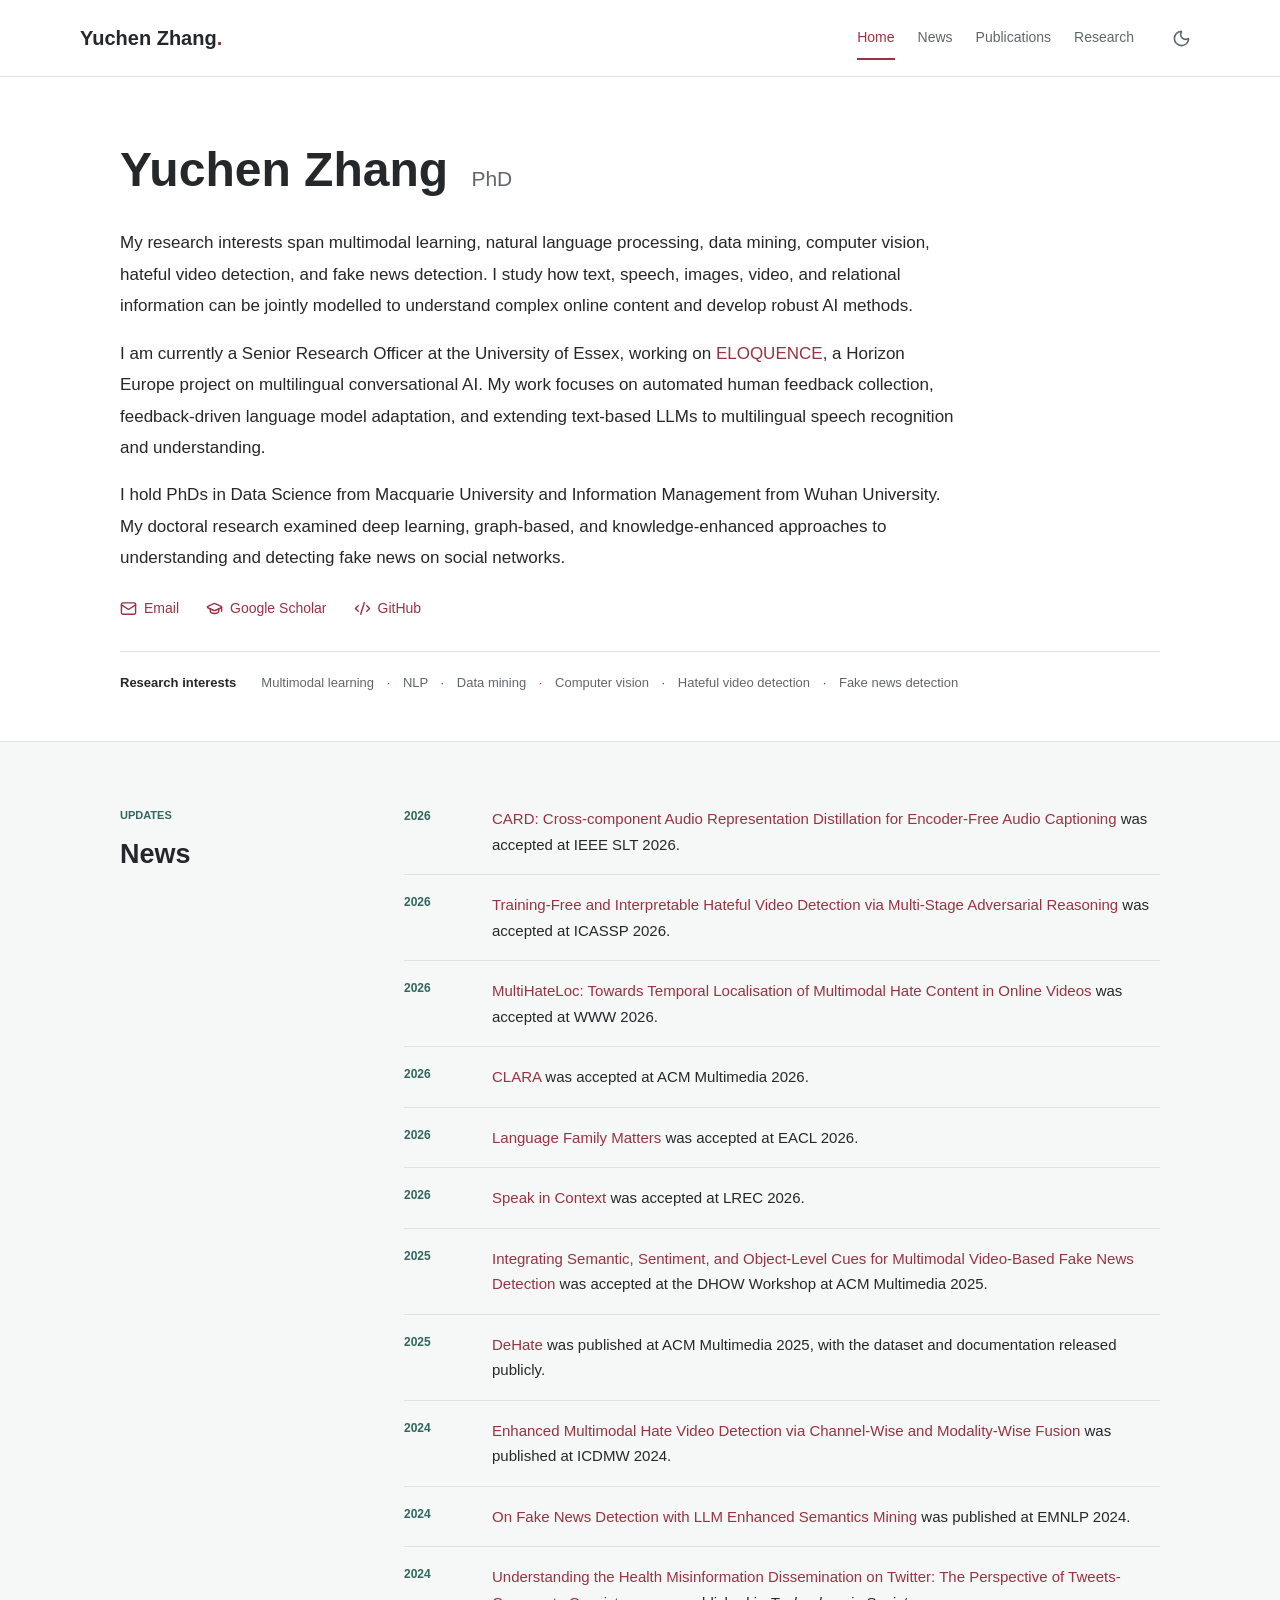
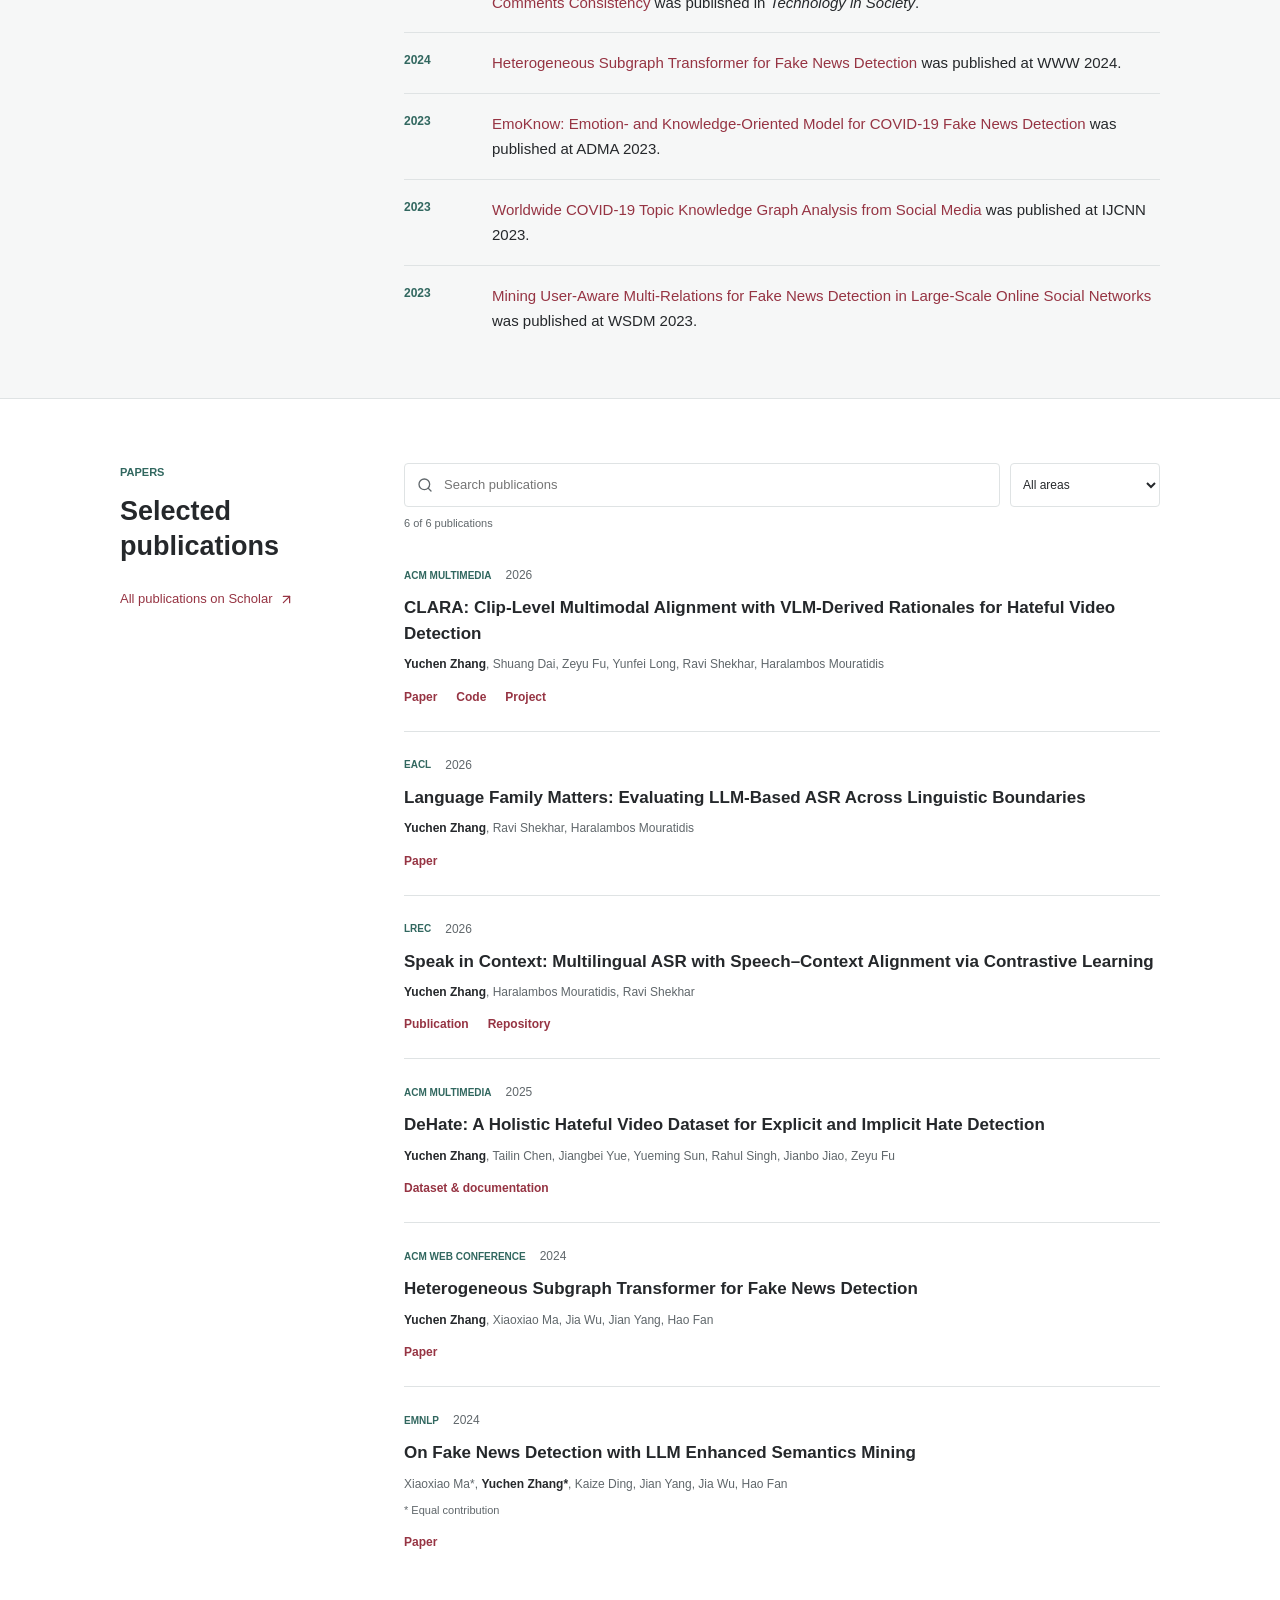
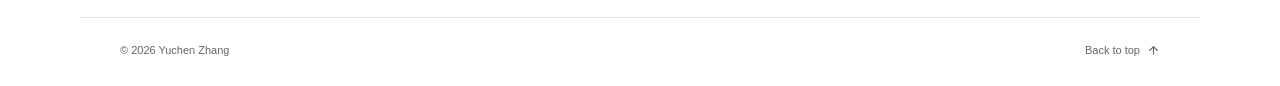
<file: index.html>
<!doctype html>
<html lang="en">
<head>
  <meta charset="utf-8">
  <meta name="viewport" content="width=device-width, initial-scale=1">
  <meta name="description" content="Yuchen Zhang, AI researcher at the University of Essex. Multimodal learning, language models, knowledge graphs, and applied AI research.">
  <meta name="theme-color" content="#ffffff">
  <meta property="og:title" content="Yuchen Zhang | AI Researcher">
  <meta property="og:description" content="Multimodal learning, language models, knowledge graphs, and applied AI research.">
  <meta property="og:type" content="website">
  <title>Yuchen Zhang | AI Researcher</title>
  <link rel="stylesheet" href="assets/style.css">
  <script src="assets/lucide.min.js" defer></script>
  <script src="assets/site.js" defer></script>
</head>
<body>
  <a class="skip-link" href="#main">Skip to content</a>
  <header class="site-header">
    <div class="nav-shell">
      <a class="wordmark" href="index.html">Yuchen Zhang<span class="wordmark-dot">.</span></a>
      <nav id="site-nav" aria-label="Main navigation">
        <a href="#home" aria-current="page">Home</a>
        <a href="#news">News</a>
        <a href="#publications">Publications</a>
        <a href="research/index.html">Research</a>
      </nav>
      <div class="nav-actions">
        <button class="icon-button theme-toggle" type="button" aria-label="Switch to dark theme" title="Switch to dark theme"><i data-lucide="moon" aria-hidden="true"></i></button>
        <button class="icon-button menu-toggle" type="button" aria-label="Open navigation" aria-controls="site-nav" aria-expanded="false" title="Open navigation"><i data-lucide="menu" aria-hidden="true"></i></button>
      </div>
    </div>
  </header>
  <main id="main">
    <section id="home" class="intro container">
      <h1>Yuchen Zhang <span>PhD</span></h1>
      <div class="intro-copy">
        <p>My research interests span multimodal learning, natural language processing, data mining, computer vision, hateful video detection, and fake news detection. I study how text, speech, images, video, and relational information can be jointly modelled to understand complex online content and develop robust AI methods.</p>
        <p>I am currently a Senior Research Officer at the University of Essex, working on <a href="https://eloquenceai.eu/">ELOQUENCE</a>, a Horizon Europe project on multilingual conversational AI. My work focuses on automated human feedback collection, feedback-driven language model adaptation, and extending text-based LLMs to multilingual speech recognition and understanding.</p>
        <p>I hold PhDs in Data Science from Macquarie University and Information Management from Wuhan University. My doctoral research examined deep learning, graph-based, and knowledge-enhanced approaches to understanding and detecting fake news on social networks.</p>
      </div>
      <div class="profile-links" aria-label="Profile links">
        <a href="mailto:yuchen.zhang@essex.ac.uk"><i data-lucide="mail" aria-hidden="true"></i>Email</a>
        <a href="https://scholar.google.com.au/citations?user=mACVkPIAAAAJ&amp;hl=en"><i data-lucide="graduation-cap" aria-hidden="true"></i>Google Scholar</a>
        <a href="https://github.com/yuchenzhang-1"><i data-lucide="code-2" aria-hidden="true"></i>GitHub</a>
      </div>
      <div class="research-interests"><span class="meta-label">Research interests</span><p>Multimodal learning <span>&middot;</span> NLP <span>&middot;</span> Data mining <span>&middot;</span> Computer vision <span>&middot;</span> Hateful video detection <span>&middot;</span> Fake news detection</p></div>
    </section>

    <section id="news" class="section-band">
      <div class="container section-grid">
        <div class="section-heading"><p class="eyebrow">UPDATES</p><h2>News</h2></div>
        <div class="section-body">
          <div class="news-list">
            <article class="news-item"><time datetime="2026">2026</time><p><a href="https://scholar.google.com.au/citations?view_op=view_citation&amp;hl=en&amp;user=mACVkPIAAAAJ&amp;sortby=pubdate&amp;citation_for_view=mACVkPIAAAAJ:8k81kl-MbHgC">CARD: Cross-component Audio Representation Distillation for Encoder-Free Audio Captioning</a> was accepted at IEEE SLT 2026.</p></article>
            <article class="news-item"><time datetime="2026">2026</time><p><a href="https://scholar.google.com.au/citations?view_op=view_citation&amp;hl=en&amp;user=mACVkPIAAAAJ&amp;sortby=pubdate&amp;citation_for_view=mACVkPIAAAAJ:ufrVoPGSRksC">Training-Free and Interpretable Hateful Video Detection via Multi-Stage Adversarial Reasoning</a> was accepted at ICASSP 2026.</p></article>
            <article class="news-item"><time datetime="2026">2026</time><p><a href="https://scholar.google.com.au/citations?view_op=view_citation&amp;hl=en&amp;user=mACVkPIAAAAJ&amp;sortby=pubdate&amp;citation_for_view=mACVkPIAAAAJ:YsMSGLbcyi4C">MultiHateLoc: Towards Temporal Localisation of Multimodal Hate Content in Online Videos</a> was accepted at WWW 2026.</p></article>
            <article class="news-item"><time datetime="2026">2026</time><p><a href="https://arxiv.org/abs/2608.15905">CLARA</a> was accepted at ACM Multimedia 2026.</p></article>
            <article class="news-item"><time datetime="2026">2026</time><p><a href="https://arxiv.org/abs/2601.18899">Language Family Matters</a> was accepted at EACL 2026.</p></article>
            <article class="news-item"><time datetime="2026">2026</time><p><a href="https://shekharravi.github.io/publication/zhang-etal-2026-speak/">Speak in Context</a> was accepted at LREC 2026.</p></article>
            <article class="news-item"><time datetime="2025">2025</time><p><a href="https://scholar.google.com.au/citations?view_op=view_citation&amp;hl=en&amp;user=mACVkPIAAAAJ&amp;sortby=pubdate&amp;citation_for_view=mACVkPIAAAAJ:eQOLeE2rZwMC">Integrating Semantic, Sentiment, and Object-Level Cues for Multimodal Video-Based Fake News Detection</a> was accepted at the DHOW Workshop at ACM Multimedia 2025.</p></article>
            <article class="news-item"><time datetime="2025">2025</time><p><a href="https://github.com/yuchen-zhang-essex/DeHate">DeHate</a> was published at ACM Multimedia 2025, with the dataset and documentation released publicly.</p></article>
            <article class="news-item"><time datetime="2024">2024</time><p><a href="https://scholar.google.com.au/citations?view_op=view_citation&amp;hl=en&amp;user=mACVkPIAAAAJ&amp;sortby=pubdate&amp;citation_for_view=mACVkPIAAAAJ:Y0pCki6q_DkC">Enhanced Multimodal Hate Video Detection via Channel-Wise and Modality-Wise Fusion</a> was published at ICDMW 2024.</p></article>
            <article class="news-item"><time datetime="2024">2024</time><p><a href="https://scholar.google.com.au/citations?view_op=view_citation&amp;hl=en&amp;user=mACVkPIAAAAJ&amp;sortby=pubdate&amp;citation_for_view=mACVkPIAAAAJ:UeHWp8X0CEIC">On Fake News Detection with LLM Enhanced Semantics Mining</a> was published at EMNLP 2024.</p></article>
            <article class="news-item"><time datetime="2024">2024</time><p><a href="https://scholar.google.com.au/citations?view_op=view_citation&amp;hl=en&amp;user=mACVkPIAAAAJ&amp;sortby=pubdate&amp;citation_for_view=mACVkPIAAAAJ:2osOgNQ5qMEC">Understanding the Health Misinformation Dissemination on Twitter: The Perspective of Tweets-Comments Consistency</a> was published in <em>Technology in Society</em>.</p></article>
            <article class="news-item"><time datetime="2024">2024</time><p><a href="https://scholar.google.com.au/citations?view_op=view_citation&amp;hl=en&amp;user=mACVkPIAAAAJ&amp;sortby=pubdate&amp;citation_for_view=mACVkPIAAAAJ:qjMakFHDy7sC">Heterogeneous Subgraph Transformer for Fake News Detection</a> was published at WWW 2024.</p></article>
            <article class="news-item"><time datetime="2023">2023</time><p><a href="https://scholar.google.com.au/citations?view_op=view_citation&amp;hl=en&amp;user=mACVkPIAAAAJ&amp;sortby=pubdate&amp;citation_for_view=mACVkPIAAAAJ:9yKSN-GCB0IC">EmoKnow: Emotion- and Knowledge-Oriented Model for COVID-19 Fake News Detection</a> was published at ADMA 2023.</p></article>
            <article class="news-item"><time datetime="2023">2023</time><p><a href="https://scholar.google.com.au/citations?view_op=view_citation&amp;hl=en&amp;user=mACVkPIAAAAJ&amp;sortby=pubdate&amp;citation_for_view=mACVkPIAAAAJ:u5HHmVD_uO8C">Worldwide COVID-19 Topic Knowledge Graph Analysis from Social Media</a> was published at IJCNN 2023.</p></article>
            <article class="news-item"><time datetime="2023">2023</time><p><a href="https://scholar.google.com.au/citations?view_op=view_citation&amp;hl=en&amp;user=mACVkPIAAAAJ&amp;sortby=pubdate&amp;citation_for_view=mACVkPIAAAAJ:u-x6o8ySG0sC">Mining User-Aware Multi-Relations for Fake News Detection in Large-Scale Online Social Networks</a> was published at WSDM 2023.</p></article>
          </div>
        </div>
      </div>
    </section>

    <section id="publications" class="container section-grid section-space">
      <div class="section-heading"><p class="eyebrow">PAPERS</p><h2>Selected publications</h2><a class="subtle-link" href="https://scholar.google.com.au/citations?user=mACVkPIAAAAJ&amp;hl=en">All publications on Scholar <i data-lucide="arrow-up-right" aria-hidden="true"></i></a></div>
      <div class="section-body">
        <div class="publication-controls" hidden>
          <label class="search-field"><i data-lucide="search" aria-hidden="true"></i><input id="publication-search" type="search" placeholder="Search publications" aria-label="Search publications"></label>
          <label class="topic-field"><span class="sr-only">Filter by research area</span><select id="publication-topic"><option value="all">All areas</option><option value="multimodal">Multimodal video</option><option value="speech">Speech &amp; language</option><option value="graphs">Graphs &amp; knowledge</option></select></label>
        </div>
        <p id="publication-count" class="result-count" aria-live="polite" hidden></p>
        <div id="publication-list">
          <article class="publication" data-topic="multimodal"><div class="publication-meta"><span>ACM MULTIMEDIA</span><time>2026</time></div><h3><a href="https://arxiv.org/abs/2608.15905">CLARA: Clip-Level Multimodal Alignment with VLM-Derived Rationales for Hateful Video Detection</a></h3><p class="authors"><strong>Yuchen Zhang</strong>, Shuang Dai, Zeyu Fu, Yunfei Long, Ravi Shekhar, Haralambos Mouratidis</p><div class="resource-links"><a href="https://arxiv.org/abs/2608.15905">Paper</a><a href="https://github.com/yuchenzhang-1/CLARA">Code</a><a href="https://yuchenzhang-1.github.io/CLARA/">Project</a></div></article>
          <article class="publication" data-topic="speech"><div class="publication-meta"><span>EACL</span><time>2026</time></div><h3><a href="https://arxiv.org/abs/2601.18899">Language Family Matters: Evaluating LLM-Based ASR Across Linguistic Boundaries</a></h3><p class="authors"><strong>Yuchen Zhang</strong>, Ravi Shekhar, Haralambos Mouratidis</p><div class="resource-links"><a href="https://arxiv.org/abs/2601.18899">Paper</a></div></article>
          <article class="publication" data-topic="speech"><div class="publication-meta"><span>LREC</span><time>2026</time></div><h3><a href="https://shekharravi.github.io/publication/zhang-etal-2026-speak/">Speak in Context: Multilingual ASR with Speech&ndash;Context Alignment via Contrastive Learning</a></h3><p class="authors"><strong>Yuchen Zhang</strong>, Haralambos Mouratidis, Ravi Shekhar</p><div class="resource-links"><a href="https://shekharravi.github.io/publication/zhang-etal-2026-speak/">Publication</a><a href="https://github.com/yuchen-zhang-essex/Context-Aware_ASR">Repository</a></div></article>
          <article class="publication" data-topic="multimodal"><div class="publication-meta"><span>ACM MULTIMEDIA</span><time>2025</time></div><h3><a href="https://github.com/yuchen-zhang-essex/DeHate">DeHate: A Holistic Hateful Video Dataset for Explicit and Implicit Hate Detection</a></h3><p class="authors"><strong>Yuchen Zhang</strong>, Tailin Chen, Jiangbei Yue, Yueming Sun, Rahul Singh, Jianbo Jiao, Zeyu Fu</p><div class="resource-links"><a href="https://github.com/yuchen-zhang-essex/DeHate">Dataset &amp; documentation</a></div></article>
          <article class="publication" data-topic="graphs"><div class="publication-meta"><span>ACM WEB CONFERENCE</span><time>2024</time></div><h3><a href="https://arxiv.org/abs/2404.13192">Heterogeneous Subgraph Transformer for Fake News Detection</a></h3><p class="authors"><strong>Yuchen Zhang</strong>, Xiaoxiao Ma, Jia Wu, Jian Yang, Hao Fan</p><div class="resource-links"><a href="https://arxiv.org/abs/2404.13192">Paper</a></div></article>
          <article class="publication" data-topic="graphs"><div class="publication-meta"><span>EMNLP</span><time>2024</time></div><h3><a href="https://aclanthology.org/2024.emnlp-main.31/">On Fake News Detection with LLM Enhanced Semantics Mining</a></h3><p class="authors">Xiaoxiao Ma*, <strong>Yuchen Zhang*</strong>, Kaize Ding, Jian Yang, Jia Wu, Hao Fan</p><p class="equal-note">* Equal contribution</p><div class="resource-links"><a href="https://aclanthology.org/2024.emnlp-main.31/">Paper</a></div></article>
        </div>
        <p id="publication-empty" class="empty-state" hidden>No publications match these filters.</p>
      </div>
    </section>

  </main>
  <footer class="site-footer container"><p>&copy; <span class="current-year">2026</span> Yuchen Zhang</p><a href="#home">Back to top <i data-lucide="arrow-up" aria-hidden="true"></i></a></footer>
</body>
</html>
</file>
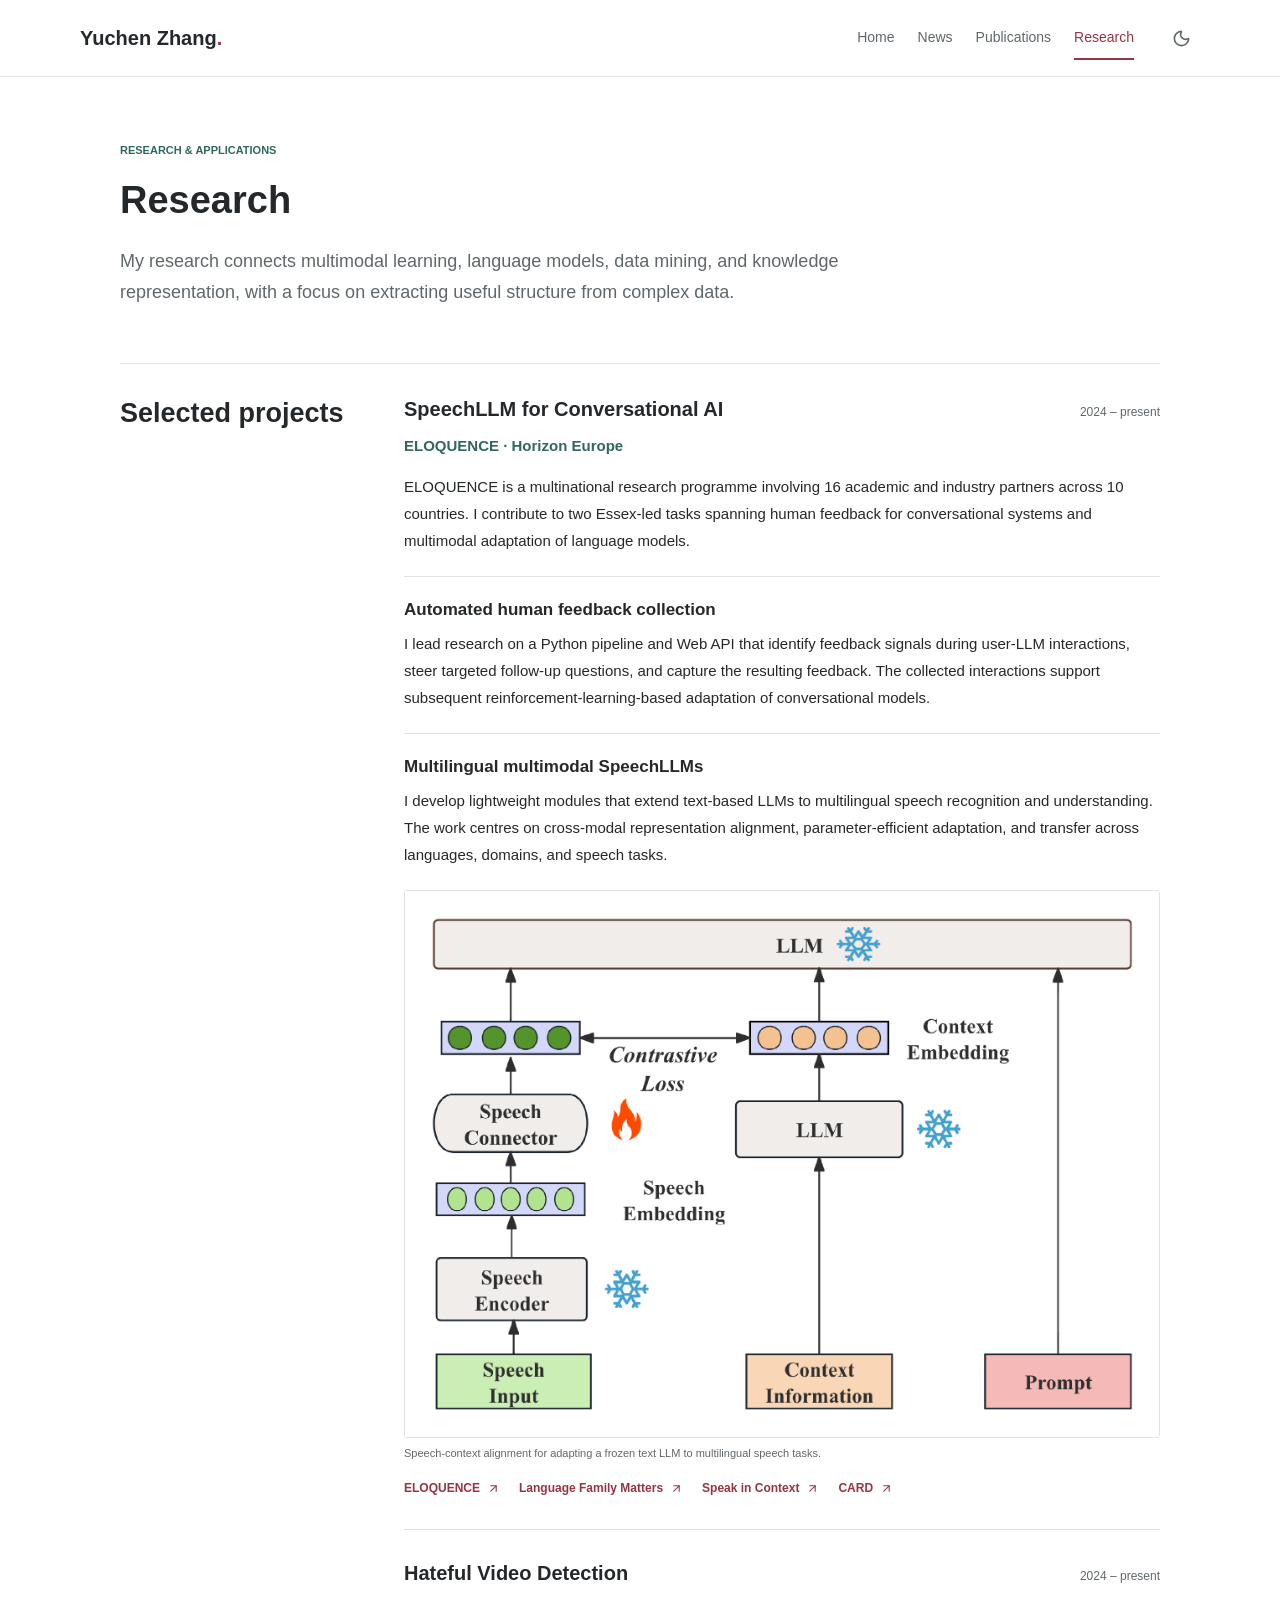
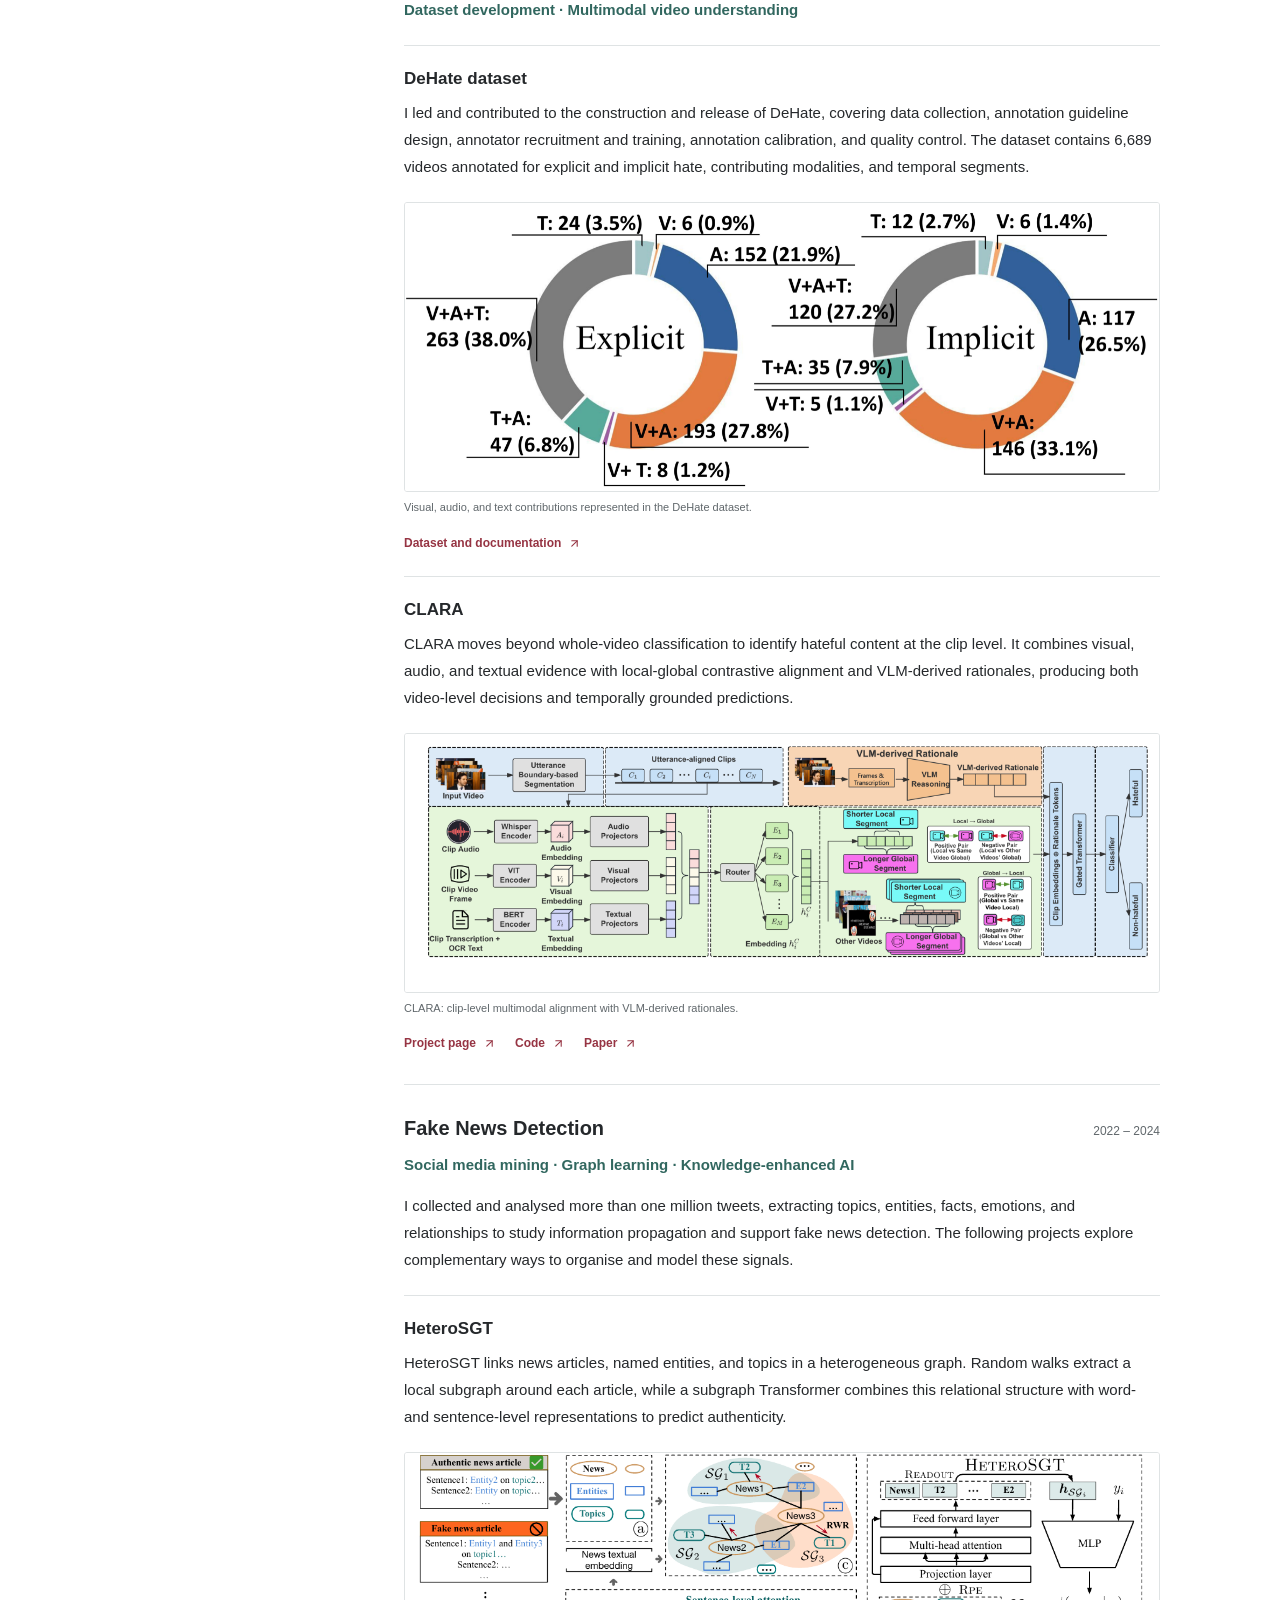
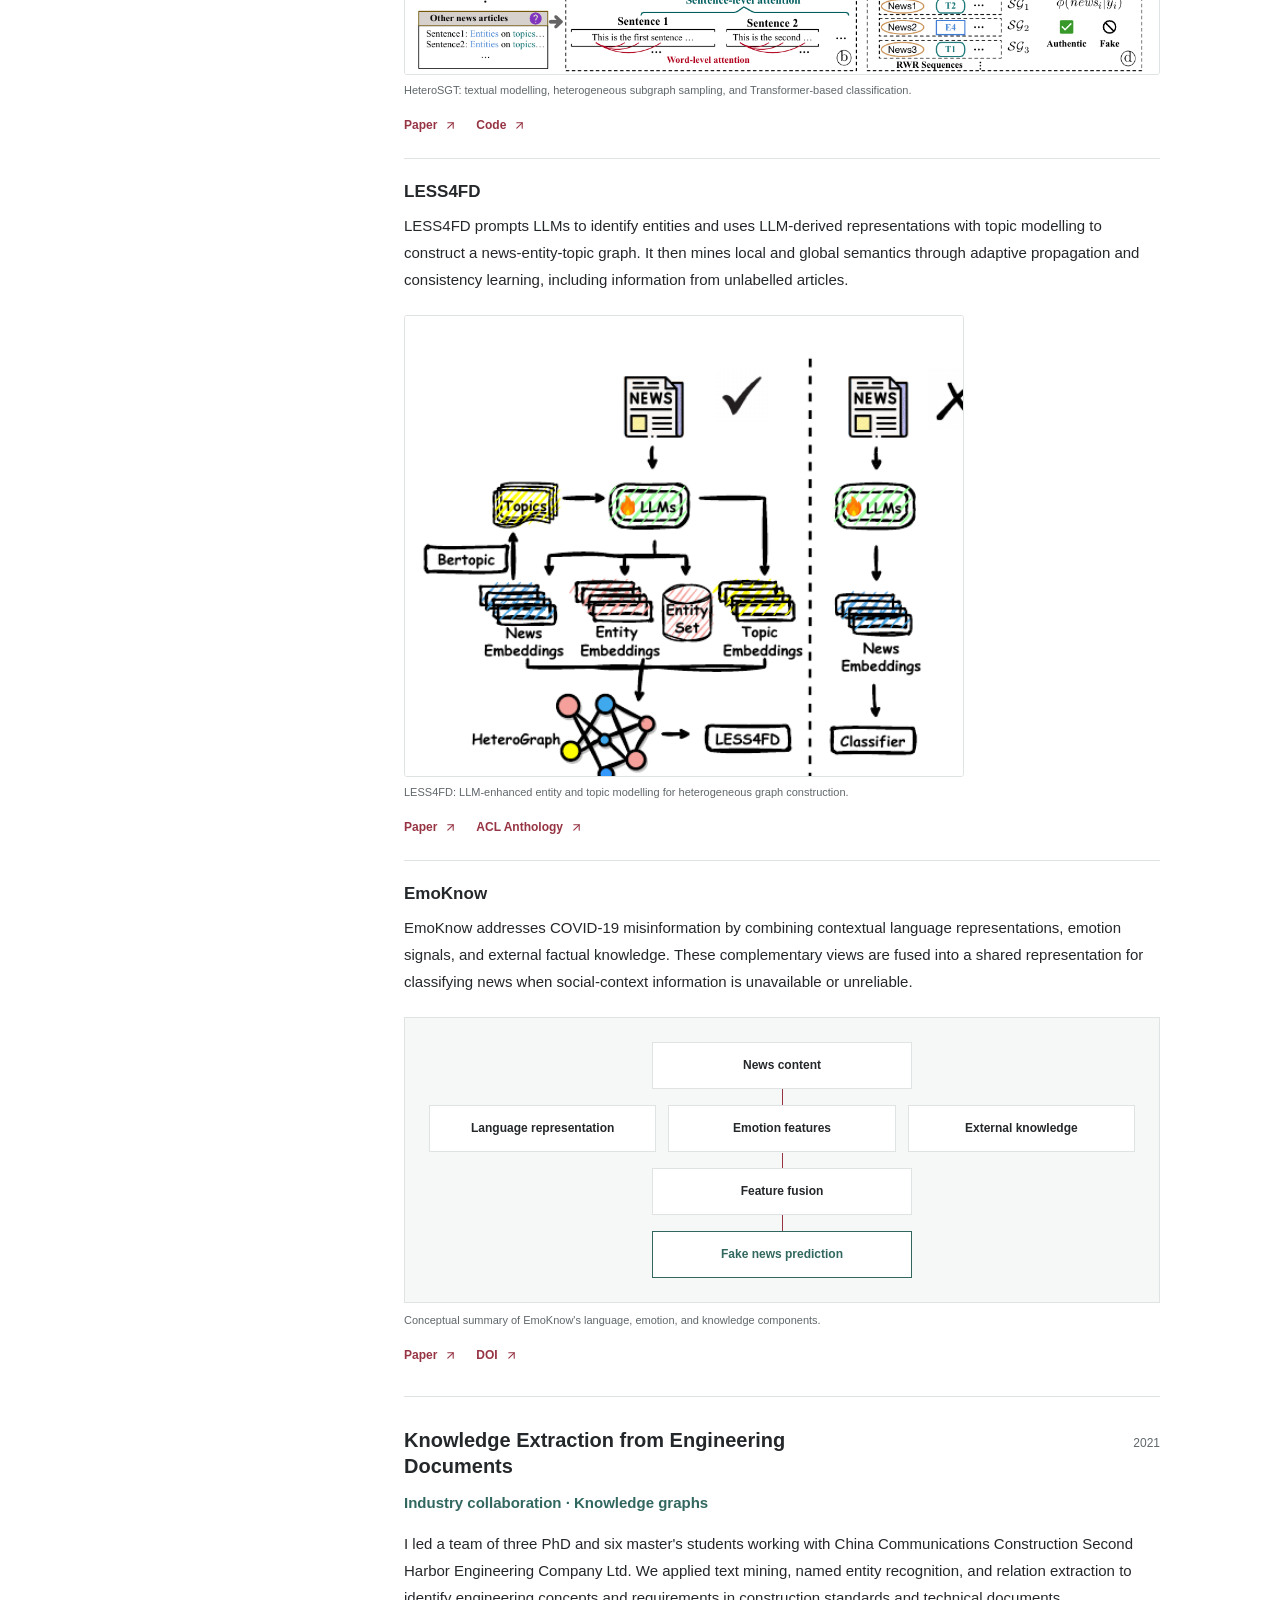
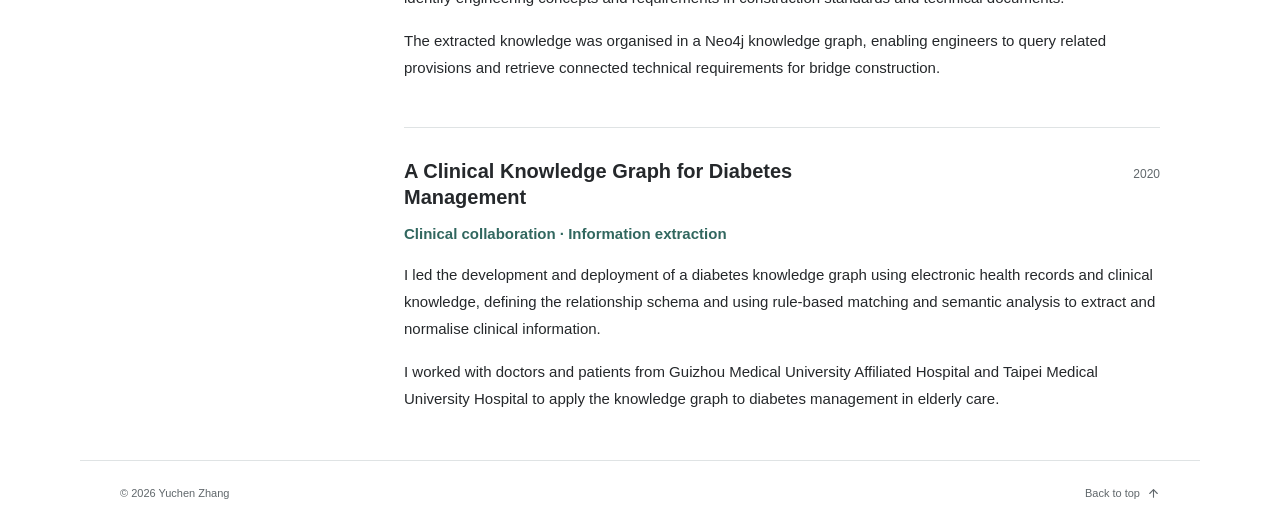
<file: research/index.html>
<!doctype html>
<html lang="en">
<head>
  <meta charset="utf-8">
  <meta name="viewport" content="width=device-width, initial-scale=1">
  <meta name="description" content="Research by Yuchen Zhang in multimodal learning, conversational AI, knowledge graphs, and data mining.">
  <title>Research | Yuchen Zhang</title>
  <link rel="stylesheet" href="../assets/style.css">
  <script src="../assets/lucide.min.js" defer></script>
  <script src="../assets/site.js" defer></script>
</head>
<body>
  <a class="skip-link" href="#main">Skip to content</a>
  <header class="site-header">
    <div class="nav-shell">
      <a class="wordmark" href="../index.html">Yuchen Zhang<span class="wordmark-dot">.</span></a>
      <nav id="site-nav" aria-label="Main navigation">
        <a href="../index.html#home">Home</a>
        <a href="../index.html#news">News</a>
        <a href="../index.html#publications">Publications</a>
        <a href="index.html" aria-current="page">Research</a>
      </nav>
      <div class="nav-actions">
        <button class="icon-button theme-toggle" type="button" aria-label="Switch to dark theme" title="Switch to dark theme"><i data-lucide="moon" aria-hidden="true"></i></button>
        <button class="icon-button menu-toggle" type="button" aria-label="Open navigation" aria-controls="site-nav" aria-expanded="false" title="Open navigation"><i data-lucide="menu" aria-hidden="true"></i></button>
      </div>
    </div>
  </header>

  <main id="main" class="container">
    <div class="page-intro">
      <p class="eyebrow">RESEARCH &amp; APPLICATIONS</p>
      <h1>Research</h1>
      <p class="lead">My research connects multimodal learning, language models, data mining, and knowledge representation, with a focus on extracting useful structure from complex data.</p>
    </div>

    <section class="section-grid prose-section">
      <div class="section-heading"><h2>Selected projects</h2></div>
      <div class="section-body">
        <article class="project" id="project-eloquence">
          <div class="project-heading"><h3>SpeechLLM for Conversational AI</h3><span class="date">2024 &ndash; present</span></div>
          <p class="project-subtitle">ELOQUENCE &middot; Horizon Europe</p>
          <p>ELOQUENCE is a multinational research programme involving 16 academic and industry partners across 10 countries. I contribute to two Essex-led tasks spanning human feedback for conversational systems and multimodal adaptation of language models.</p>

          <section class="project-work">
            <h4>Automated human feedback collection</h4>
            <p>I lead research on a Python pipeline and Web API that identify feedback signals during user-LLM interactions, steer targeted follow-up questions, and capture the resulting feedback. The collected interactions support subsequent reinforcement-learning-based adaptation of conversational models.</p>
          </section>

          <section class="project-work">
            <h4>Multilingual multimodal SpeechLLMs</h4>
            <p>I develop lightweight modules that extend text-based LLMs to multilingual speech recognition and understanding. The work centres on cross-modal representation alignment, parameter-efficient adaptation, and transfer across languages, domains, and speech tasks.</p>
            <figure class="research-figure">
              <a href="../assets/speechllm-framework.png" target="_blank" rel="noopener" aria-label="Open the SpeechLLM framework figure"><img src="../assets/speechllm-framework.png" width="1800" height="1302" alt="SpeechLLM framework aligning speech and contextual representations through a trainable speech connector and contrastive learning" loading="lazy"></a>
              <figcaption>Speech-context alignment for adapting a frozen text LLM to multilingual speech tasks.</figcaption>
            </figure>
          </section>

          <div class="resource-links"><a href="https://eloquenceai.eu/">ELOQUENCE <i data-lucide="arrow-up-right" aria-hidden="true"></i></a><a href="https://arxiv.org/abs/2601.18899">Language Family Matters <i data-lucide="arrow-up-right" aria-hidden="true"></i></a><a href="https://github.com/yuchen-zhang-essex/Context-Aware_ASR">Speak in Context <i data-lucide="arrow-up-right" aria-hidden="true"></i></a><a href="https://scholar.google.com.au/citations?view_op=view_citation&amp;hl=en&amp;user=mACVkPIAAAAJ&amp;sortby=pubdate&amp;citation_for_view=mACVkPIAAAAJ:8k81kl-MbHgC">CARD <i data-lucide="arrow-up-right" aria-hidden="true"></i></a></div>
        </article>

        <article class="project" id="project-hateful-video">
          <div class="project-heading"><h3>Hateful Video Detection</h3><span class="date">2024 &ndash; present</span></div>
          <p class="project-subtitle">Dataset development &middot; Multimodal video understanding</p>

          <section class="project-work">
            <h4>DeHate dataset</h4>
            <p>I led and contributed to the construction and release of DeHate, covering data collection, annotation guideline design, annotator recruitment and training, annotation calibration, and quality control. The dataset contains 6,689 videos annotated for explicit and implicit hate, contributing modalities, and temporal segments.</p>
            <figure class="research-figure">
              <a href="../assets/dehate-modalities.png" target="_blank" rel="noopener" aria-label="Open the DeHate modality figure"><img src="../assets/dehate-modalities.png" width="1400" height="534" alt="DeHate dataset figure comparing visual, audio, and text contributions to explicit and implicit hate" loading="lazy"></a>
              <figcaption>Visual, audio, and text contributions represented in the DeHate dataset.</figcaption>
            </figure>
            <div class="resource-links"><a href="https://github.com/yuchen-zhang-essex/DeHate">Dataset and documentation <i data-lucide="arrow-up-right" aria-hidden="true"></i></a></div>
          </section>

          <section class="project-work">
            <h4>CLARA</h4>
            <p>CLARA moves beyond whole-video classification to identify hateful content at the clip level. It combines visual, audio, and textual evidence with local-global contrastive alignment and VLM-derived rationales, producing both video-level decisions and temporally grounded predictions.</p>
            <figure class="research-figure">
              <a href="../assets/clara-framework.png" target="_blank" rel="noopener" aria-label="Open the CLARA framework figure"><img src="../assets/clara-framework.png" width="2400" height="821" alt="CLARA architecture showing multimodal clip encoding, local-global contrastive learning, and rationale-guided video aggregation" loading="lazy"></a>
              <figcaption>CLARA: clip-level multimodal alignment with VLM-derived rationales.</figcaption>
            </figure>
            <div class="resource-links"><a href="https://yuchenzhang-1.github.io/CLARA/">Project page <i data-lucide="arrow-up-right" aria-hidden="true"></i></a><a href="https://github.com/yuchenzhang-1/CLARA">Code <i data-lucide="arrow-up-right" aria-hidden="true"></i></a><a href="https://arxiv.org/abs/2608.15905">Paper <i data-lucide="arrow-up-right" aria-hidden="true"></i></a></div>
          </section>
        </article>

        <article class="project" id="project-fakenews">
          <div class="project-heading"><h3>Fake News Detection</h3><span class="date">2022 &ndash; 2024</span></div>
          <p class="project-subtitle">Social media mining &middot; Graph learning &middot; Knowledge-enhanced AI</p>
          <p>I collected and analysed more than one million tweets, extracting topics, entities, facts, emotions, and relationships to study information propagation and support fake news detection. The following projects explore complementary ways to organise and model these signals.</p>

          <section class="project-work">
            <h4>HeteroSGT</h4>
            <p>HeteroSGT links news articles, named entities, and topics in a heterogeneous graph. Random walks extract a local subgraph around each article, while a subgraph Transformer combines this relational structure with word- and sentence-level representations to predict authenticity.</p>
            <figure class="research-figure">
              <a href="../assets/heterosgt-framework.png" target="_blank" rel="noopener" aria-label="Open the HeteroSGT framework figure"><img src="../assets/heterosgt-framework.png" width="1215" height="355" alt="HeteroSGT framework combining textual encoding, heterogeneous subgraph sampling, and a subgraph Transformer for fake news detection" loading="lazy"></a>
              <figcaption>HeteroSGT: textual modelling, heterogeneous subgraph sampling, and Transformer-based classification.</figcaption>
            </figure>
            <div class="resource-links"><a href="https://scholar.google.com.au/citations?view_op=view_citation&amp;hl=en&amp;user=mACVkPIAAAAJ&amp;sortby=pubdate&amp;citation_for_view=mACVkPIAAAAJ:qjMakFHDy7sC">Paper <i data-lucide="arrow-up-right" aria-hidden="true"></i></a><a href="https://github.com/whatthebrett/hetersgt">Code <i data-lucide="arrow-up-right" aria-hidden="true"></i></a></div>
          </section>

          <section class="project-work">
            <h4>LESS4FD</h4>
            <p>LESS4FD prompts LLMs to identify entities and uses LLM-derived representations with topic modelling to construct a news-entity-topic graph. It then mines local and global semantics through adaptive propagation and consistency learning, including information from unlabelled articles.</p>
            <figure class="research-figure research-figure-narrow">
              <a href="../assets/less4fd-framework.png" target="_blank" rel="noopener" aria-label="Open the LESS4FD framework figure"><img src="../assets/less4fd-framework.png" width="510" height="420" alt="LESS4FD framework using LLM-derived news, entity, and topic representations to construct a heterogeneous graph" loading="lazy"></a>
              <figcaption>LESS4FD: LLM-enhanced entity and topic modelling for heterogeneous graph construction.</figcaption>
            </figure>
            <div class="resource-links"><a href="https://scholar.google.com.au/citations?view_op=view_citation&amp;hl=en&amp;user=mACVkPIAAAAJ&amp;sortby=pubdate&amp;citation_for_view=mACVkPIAAAAJ:UeHWp8X0CEIC">Paper <i data-lucide="arrow-up-right" aria-hidden="true"></i></a><a href="https://aclanthology.org/2024.emnlp-main.31/">ACL Anthology <i data-lucide="arrow-up-right" aria-hidden="true"></i></a></div>
          </section>

          <section class="project-work">
            <h4>EmoKnow</h4>
            <p>EmoKnow addresses COVID-19 misinformation by combining contextual language representations, emotion signals, and external factual knowledge. These complementary views are fused into a shared representation for classifying news when social-context information is unavailable or unreliable.</p>
            <div class="method-diagram" role="img" aria-label="Conceptual flow of EmoKnow from news content through language, emotion, and external knowledge representations to feature fusion and fake news prediction">
              <div class="method-node method-node-input">News content</div>
              <div class="method-branches">
                <div class="method-node">Language representation</div>
                <div class="method-node">Emotion features</div>
                <div class="method-node">External knowledge</div>
              </div>
              <div class="method-node method-node-fusion">Feature fusion</div>
              <div class="method-node method-node-output">Fake news prediction</div>
            </div>
            <p class="diagram-caption">Conceptual summary of EmoKnow's language, emotion, and knowledge components.</p>
            <div class="resource-links"><a href="https://scholar.google.com.au/citations?view_op=view_citation&amp;hl=en&amp;user=mACVkPIAAAAJ&amp;sortby=pubdate&amp;citation_for_view=mACVkPIAAAAJ:9yKSN-GCB0IC">Paper <i data-lucide="arrow-up-right" aria-hidden="true"></i></a><a href="https://doi.org/10.1007/978-3-031-46661-8_24">DOI <i data-lucide="arrow-up-right" aria-hidden="true"></i></a></div>
          </section>
        </article>

        <article class="project" id="project-standards">
          <div class="project-heading"><h3>Knowledge Extraction from Engineering Documents</h3><span class="date">2021</span></div>
          <p class="project-subtitle">Industry collaboration &middot; Knowledge graphs</p>
          <p>I led a team of three PhD and six master's students working with China Communications Construction Second Harbor Engineering Company Ltd. We applied text mining, named entity recognition, and relation extraction to identify engineering concepts and requirements in construction standards and technical documents.</p>
          <p>The extracted knowledge was organised in a Neo4j knowledge graph, enabling engineers to query related provisions and retrieve connected technical requirements for bridge construction.</p>
        </article>

        <article class="project" id="project-clinical">
          <div class="project-heading"><h3>A Clinical Knowledge Graph for Diabetes Management</h3><span class="date">2020</span></div>
          <p class="project-subtitle">Clinical collaboration &middot; Information extraction</p>
          <p>I led the development and deployment of a diabetes knowledge graph using electronic health records and clinical knowledge, defining the relationship schema and using rule-based matching and semantic analysis to extract and normalise clinical information.</p>
          <p>I worked with doctors and patients from Guizhou Medical University Affiliated Hospital and Taipei Medical University Hospital to apply the knowledge graph to diabetes management in elderly care.</p>
        </article>
      </div>
    </section>
  </main>

  <footer class="site-footer container"><p>&copy; <span class="current-year">2026</span> Yuchen Zhang</p><a href="#main">Back to top <i data-lucide="arrow-up" aria-hidden="true"></i></a></footer>
</body>
</html>
</file>
<file: assets/style.css>
:root{color-scheme:light;--bg:#fff;--surface:#f6f7f7;--text:#25282b;--muted:#60676b;--line:#dfe3e4;--accent:#963443;--accent-hover:#70232f;--green:#31675f;--header:rgba(255,255,255,.97)}
*{box-sizing:border-box;letter-spacing:0}
html{scroll-behavior:smooth;scroll-padding-top:98px}
body{margin:0;background:var(--bg);color:var(--text);font-family:-apple-system,BlinkMacSystemFont,"Segoe UI",Arial,sans-serif;font-size:16px;line-height:1.75;-webkit-font-smoothing:antialiased}
body[data-theme="dark"]{color-scheme:dark;--bg:#1b1d1e;--surface:#222526;--text:#eeeeec;--muted:#b2b8b7;--line:#3c4141;--accent:#e997a0;--accent-hover:#ffc0c6;--green:#91cabb;--header:rgba(27,29,30,.97)}
a{color:var(--accent);text-decoration:none;text-underline-offset:4px}
a:hover{text-decoration:underline;color:var(--accent-hover)}
a:focus-visible,button:focus-visible,summary:focus-visible,input:focus-visible,select:focus-visible{outline:2px solid var(--accent);outline-offset:5px}
button,input,select{font:inherit}
button{cursor:pointer}
img{max-width:100%;height:auto;display:block}
h1,h2,h3,h4,p{margin-top:0}
h1,h2,h3,h4{line-height:1.3}
p{margin-bottom:16px}
h2{font-size:27px;font-weight:650;margin-bottom:20px}
h3{font-size:20px;font-weight:650;margin-bottom:10px}
.container{max-width:1120px;margin-inline:auto;padding-inline:40px}
.site-header{position:sticky;top:0;z-index:20;background:var(--header);border-bottom:1px solid var(--line)}
.nav-shell{max-width:1200px;min-height:76px;padding:12px 40px;margin:auto;display:flex;align-items:center;gap:28px}
.wordmark{color:var(--text);font-size:20px;font-weight:720;white-space:nowrap}
.wordmark:hover{text-decoration:none;color:var(--text)}
.wordmark-dot{color:var(--accent)}
#site-nav{display:flex;gap:23px;align-items:center;margin-left:auto}
#site-nav>a{font-size:14px;color:var(--muted);padding:9px 0;border-bottom:2px solid transparent}
#site-nav>a:hover,#site-nav>a[aria-current]{color:var(--accent);border-bottom-color:var(--accent);text-decoration:none}
.nav-actions{display:flex;gap:4px}
.icon-button{border:0;background:transparent;color:var(--muted);width:38px;height:38px;display:grid;place-items:center;border-radius:4px;flex-shrink:0}
.icon-button:hover{background:var(--surface);color:var(--accent)}
.icon-button svg{width:19px;height:19px}
.menu-toggle{display:none}
.intro{padding-top:62px;padding-bottom:46px}
.eyebrow{font-size:11px;font-weight:650;color:var(--green);margin-bottom:16px}
.intro h1{font-size:48px;font-weight:720;margin-bottom:26px}
.intro h1 span{font-size:21px;font-weight:450;color:var(--muted);margin-left:10px}
.intro-role{color:var(--muted);font-size:16px;margin-bottom:27px}
.separator{margin:0 10px;color:#adb3b5}
.intro-copy{max-width:840px;font-size:17px;line-height:1.85}
.intro-copy p:last-child{margin-bottom:22px}
.profile-links{display:flex;gap:27px;flex-wrap:wrap;font-size:14px}
.profile-links a,.resource-links a,.subtle-link,.contact-email,.site-footer a{display:inline-flex;align-items:center;gap:7px}
.profile-links svg{width:17px;height:17px;flex-shrink:0}
.research-interests{border-top:1px solid var(--line);margin-top:31px;padding-top:20px;display:flex;align-items:baseline;gap:25px;font-size:13px}
.meta-label{font-weight:650;white-space:nowrap}
.research-interests p{margin:0;color:var(--muted)}
.research-interests p span{margin:0 9px;color:var(--accent)}
.news-list{display:grid;gap:0}
.news-item{display:grid;grid-template-columns:70px minmax(0,1fr);gap:18px;padding:17px 0;border-bottom:1px solid var(--line)}
.news-item:first-child{padding-top:0}
.news-item:last-child{border:0;padding-bottom:0}
.news-item time{font-size:12px;color:var(--green);font-weight:650;font-variant-numeric:tabular-nums}
.news-item p{margin:0;font-size:15px;line-height:1.7}
.section-band{background:var(--surface);border-block:1px solid var(--line);padding-block:64px}
.section-space{padding-top:64px;padding-bottom:64px}
.section-grid{display:grid;grid-template-columns:230px minmax(0,1fr);gap:54px}
.section-heading .eyebrow{margin-bottom:12px}
.section-heading .subtle-link{font-size:13px;line-height:1.6}
.subtle-link svg{width:15px;height:15px;flex-shrink:0}
.section-body{min-width:0}
.project{padding-bottom:30px;margin-bottom:30px;border-bottom:1px solid var(--line)}
.project:last-child{border:0;padding-bottom:0;margin-bottom:0}
.project-heading{display:flex;justify-content:space-between;align-items:baseline;gap:20px}
.project-heading h3{max-width:490px}
.date{font-size:12px;white-space:nowrap;color:var(--muted);font-variant-numeric:tabular-nums}
.project-subtitle{font-size:12px;color:var(--green);font-weight:550;margin-bottom:14px}
.project p{font-size:15px;line-height:1.8}
.project-work{padding-top:22px;margin-top:22px;border-top:1px solid var(--line)}
.project-work h4{font-size:17px;margin-bottom:9px}
.research-figure{margin:22px 0 16px}
.research-figure img{width:100%;height:auto;background:#fff;border:1px solid var(--line);border-radius:3px}
.research-figure a{display:block}
.research-figure-narrow{max-width:560px}
figcaption{font-size:11px;line-height:1.6;color:var(--muted);margin-top:7px}
.method-diagram{margin:22px 0 8px;padding:24px;border:1px solid var(--line);background:var(--surface);display:grid;gap:16px;justify-items:center}
.method-node{width:100%;padding:12px 14px;border:1px solid var(--line);background:var(--bg);font-size:12px;font-weight:600;text-align:center;position:relative}
.method-node-input,.method-node-fusion,.method-node-output{max-width:260px}
.method-node-input:after,.method-branches:after,.method-node-fusion:after{content:"";position:absolute;left:50%;bottom:-17px;width:1px;height:16px;background:var(--accent)}
.method-branches{width:100%;display:grid;grid-template-columns:repeat(3,minmax(0,1fr));gap:12px;position:relative}
.method-node-output{border-color:var(--green);color:var(--green)}
.diagram-caption{font-size:11px!important;color:var(--muted);margin-bottom:14px}
.resource-links{display:flex;gap:19px;flex-wrap:wrap;font-size:12px;font-weight:600;margin-top:12px}
.resource-links svg{width:13px;height:13px}
details{font-size:13px;margin-top:17px}
summary{cursor:pointer;color:var(--muted);width:fit-content}
summary:hover{color:var(--accent)}
.detail-content{padding-top:12px}
.detail-content p{margin-bottom:8px}
.publication-controls{display:flex;gap:10px;margin-bottom:7px}
.publication-controls[hidden]{display:none}
.search-field{display:flex;align-items:center;gap:9px;padding:9px 12px;border:1px solid var(--line);border-radius:4px;min-width:0;flex:1;background:var(--bg)}
.search-field svg{width:16px;height:16px;color:var(--muted);flex-shrink:0}
.search-field input{border:0;background:transparent;color:var(--text);min-width:0;width:100%;font-size:13px;outline-offset:2px}
.topic-field{display:flex;min-width:0}
.topic-field select{font-size:12px;background:var(--bg);color:var(--text);border:1px solid var(--line);border-radius:4px;padding:9px 8px;max-width:100%}
.result-count{font-size:11px;color:var(--muted);margin-bottom:8px;min-height:20px}
.publication{padding:23px 0;border-bottom:1px solid var(--line)}
.publication:last-child{border:0;padding-bottom:0}
.publication[hidden]{display:none}
.publication-meta{display:flex;align-items:center;gap:14px;font-size:10px;font-weight:650;margin-bottom:9px}
.publication-meta span{color:var(--green)}
.publication-meta time{font-size:12px;color:var(--muted);font-weight:400}
.publication h3{font-size:17px;line-height:1.5;margin-bottom:8px}
.publication h3 a{color:var(--text)}
.publication h3 a:hover{color:var(--accent)}
.authors{font-size:12px;color:var(--muted);line-height:1.7;margin-bottom:7px}
.authors strong{font-weight:600;color:var(--text)}
.equal-note{font-size:11px;color:var(--muted);margin-bottom:0}
.empty-state{padding:35px 0;color:var(--muted);font-size:14px}
.timeline-entry{padding:0 0 24px 22px;margin-left:5px;border-left:1px solid var(--line);position:relative}
.timeline-entry:before{content:"";position:absolute;left:-4px;top:7px;width:7px;height:7px;background:var(--green);border-radius:50%}
.timeline-entry:last-child{padding-bottom:0}
.timeline-entry h3{margin:5px 0 4px;font-size:18px}
.timeline-entry p{font-size:14px;margin-bottom:7px}
.institution{color:var(--muted)}
.thesis{font-style:italic;color:var(--muted);font-size:13px!important}
.contact-section p{font-size:15px}
.contact-email{font-size:18px;font-weight:600;margin:6px 0 17px;overflow-wrap:anywhere;max-width:100%}
.contact-email svg{width:18px;height:18px;flex-shrink:0}
.site-footer{display:flex;justify-content:space-between;align-items:center;gap:15px;padding-top:23px;padding-bottom:25px;border-top:1px solid var(--line);font-size:11px;color:var(--muted)}
.site-footer p{margin:0}
.site-footer a{color:var(--muted)}
.site-footer svg{width:13px;height:13px}
.skip-link{position:fixed;top:-100px;left:15px;padding:10px 15px;background:var(--bg);z-index:100;border:1px solid var(--accent)}
.skip-link:focus{top:10px}
.sr-only{position:absolute;width:1px;height:1px;padding:0;margin:-1px;overflow:hidden;clip:rect(0,0,0,0);white-space:nowrap;border:0}
.page-intro{padding-top:64px;padding-bottom:38px}
.page-intro h1{font-size:38px;margin-bottom:20px}
.page-intro .lead{max-width:740px;font-size:18px;color:var(--muted)}
.prose-section{border-top:1px solid var(--line);padding-top:32px;padding-bottom:32px}
.prose-section p,.prose-section li{font-size:15px}
.prose-section ul{padding-left:20px}
.prose-section li{margin-bottom:8px}
.cv-sheet{max-width:940px;padding-top:48px;padding-bottom:60px}
.cv-heading{display:flex;justify-content:space-between;align-items:start;gap:20px;border-bottom:2px solid var(--text);padding-bottom:20px;margin-bottom:30px}
.cv-heading h1{font-size:32px;margin-bottom:7px}
.cv-heading p{font-size:13px;color:var(--muted);margin-bottom:4px}
.cv-sheet section{margin-top:29px}
.cv-sheet h2{font-size:20px;border-bottom:1px solid var(--line);padding-bottom:8px;margin-bottom:15px}
.cv-sheet h3{font-size:15px;margin-bottom:6px}
.cv-sheet p,.cv-sheet li{font-size:13px}
.cv-sheet ul{padding-left:20px;margin-top:8px}
.cv-sheet li{margin-bottom:6px}
.cv-sheet .cv-entry{margin-bottom:18px}
.cv-sheet .project-heading h3{max-width:none}
.cv-tools{display:flex;gap:10px;align-items:center}
.cv-tools a{font-size:13px}
@media(min-width:1400px){.intro{padding-top:70px}}
@media(max-width:1020px){.nav-shell{gap:15px;padding-inline:28px}#site-nav{gap:17px}.section-grid{grid-template-columns:195px minmax(0,1fr);gap:35px}.container{padding-inline:28px}.project-heading{flex-wrap:wrap;gap:0}.project-heading .date{margin-bottom:8px}}
@media(max-width:820px){.menu-toggle{display:grid}.nav-actions{margin-left:auto}#site-nav{display:none;position:absolute;left:0;right:0;top:100%;padding:12px 28px 20px;background:var(--bg);border-bottom:1px solid var(--line);flex-direction:column;align-items:stretch;gap:3px}#site-nav.is-open{display:flex}#site-nav>a{padding:10px 4px}.section-grid{grid-template-columns:1fr;gap:25px}.section-heading h2{margin-bottom:10px}.section-heading .subtle-link{margin-bottom:8px}.intro{padding-top:42px}.research-interests{display:block}.meta-label{display:block;margin-bottom:6px}.section-band,.section-space{padding-top:42px;padding-bottom:42px}.project-heading{flex-wrap:nowrap;gap:16px}.project-heading h3{max-width:75%}}
@media(max-width:480px){.container{padding-inline:22px}.nav-shell{padding-inline:22px;min-height:66px}.intro h1{font-size:37px}.intro h1 span{font-size:17px;margin-left:5px}.intro-role{font-size:13px}.separator{margin-inline:5px}.intro-copy{font-size:16px;line-height:1.8}.profile-links{gap:15px 23px;font-size:13px}.research-interests p{line-height:1.9}.research-interests p span{margin:0 5px}.news-item{grid-template-columns:54px minmax(0,1fr);gap:12px}.project-heading{display:block}.project-heading h3{max-width:none;font-size:19px}.project-heading .date{display:block;margin-bottom:7px}.project-work{padding-top:18px;margin-top:18px}.method-diagram{padding:18px 14px}.method-branches{grid-template-columns:1fr}.method-branches:after{bottom:-17px}.publication-controls{flex-direction:column}.topic-field select{width:100%}.search-field{min-height:42px}.topic-field select{min-height:40px}.contact-email{font-size:16px}.page-intro h1{font-size:32px}.cv-heading{display:block}.cv-tools{margin-top:15px}.cv-sheet .project-heading{display:block}.site-footer{font-size:10px}.resource-links{gap:10px 18px}}
@media(prefers-reduced-motion:reduce){html{scroll-behavior:auto}}
@media print{.site-header,.site-footer,.skip-link,.cv-tools{display:none!important}body,body[data-theme="dark"]{--bg:#fff;--text:#111;--muted:#444;--line:#bbb;--accent:#111;--green:#333;color:#111;background:#fff;font-size:10pt}.cv-sheet{max-width:none;padding:0}.cv-sheet section{margin-top:18px}.cv-sheet h2{font-size:13pt;break-after:avoid}.cv-sheet p,.cv-sheet li{font-size:9.5pt;line-height:1.45}.cv-entry{break-inside:avoid}.cv-heading h1{font-size:23pt}a{color:#111;text-decoration:none}@page{size:A4;margin:16mm}}
</file>
